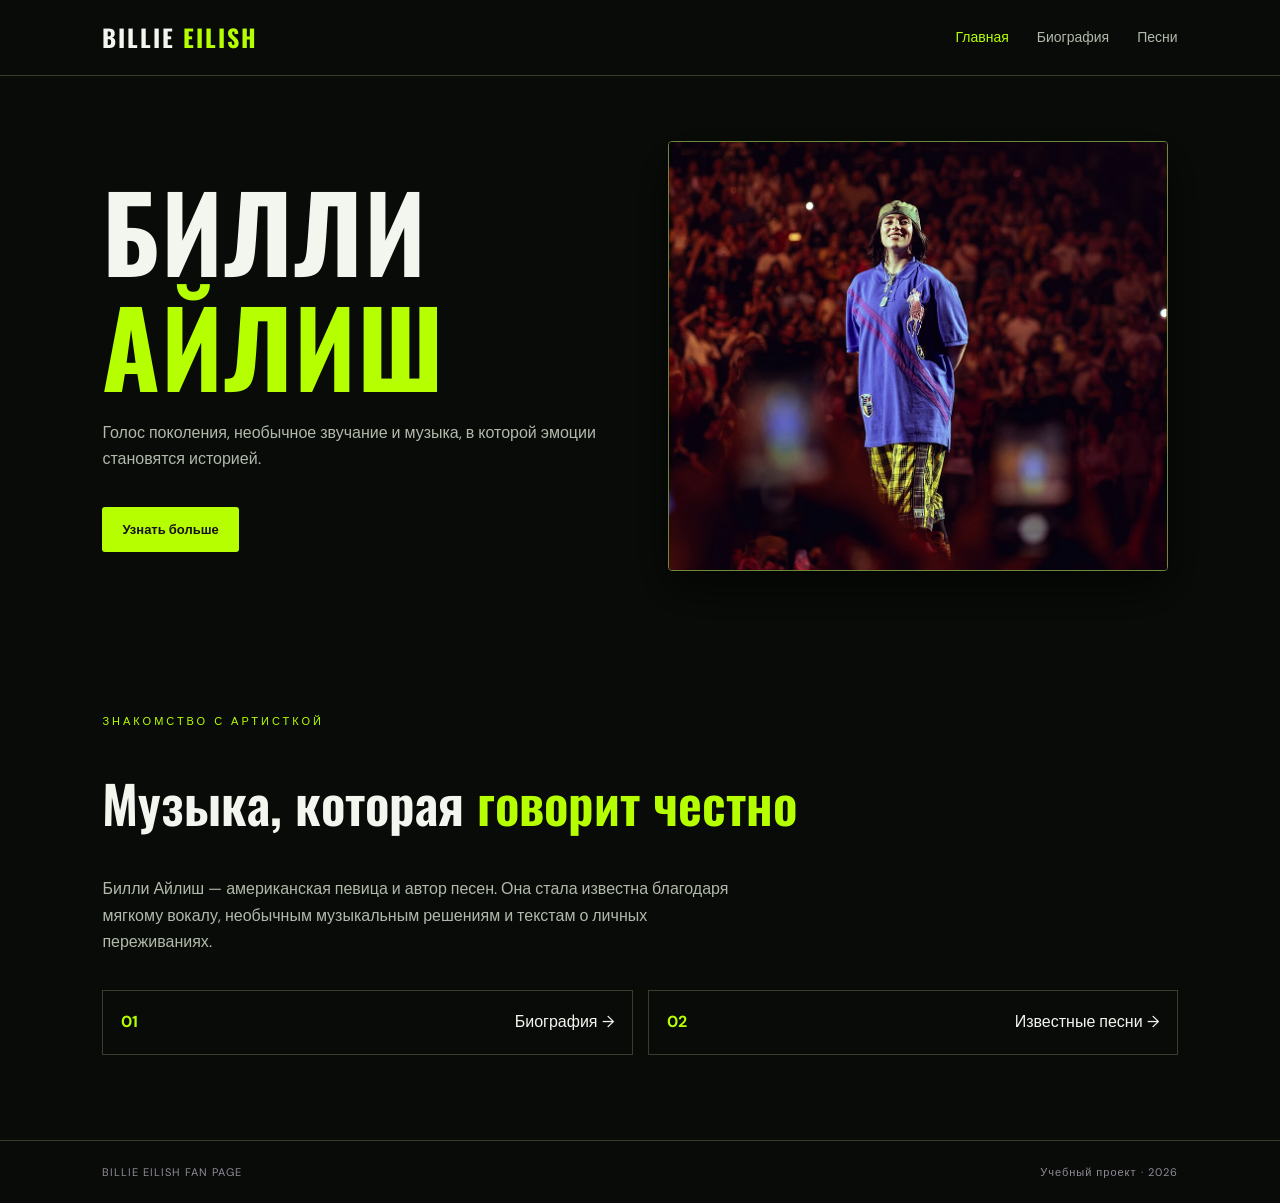
<file: index.html>
<!DOCTYPE html>
<html lang="ru">
<head>
  <meta charset="UTF-8">
  <meta name="viewport" content="width=device-width, initial-scale=1.0">
  <meta name="description" content="Небольшой фан-сайт о Билли Айлиш: знакомство с певицей, её творчеством, музыкальным стилем и известными песнями.">
  <title>Билли Айлиш — музыка и творчество</title>
  <link rel="stylesheet" href="css/style.css">
  <script src="js/script.js" defer></script>
</head>
<body>
    
  <header class="header">
    <a class="logo" href="index.html">BILLIE <span>EILISH</span></a>
    <nav class="nav">
      <a class="current" href="index.html">Главная</a>
      <a href="biography.html">Биография</a>
      <a href="songs.html">Песни</a>
    </nav>
  </header>


  <main>
    
    <section class="hero">
      <div class="hero-text">
        <h1>БИЛЛИ<br><span>АЙЛИШ</span></h1>
        <p class="lead">Голос поколения, необычное звучание и музыка, в которой эмоции становятся историей.</p>
        <a class="button" href="biography.html">Узнать больше</a>
      </div>
      <img class="hero-image hero-photo" src="images/BillieEilishO2140725-39_-_54665577407.jpg" alt="Билли Айлиш выступает на концерте в Лондоне в июле 2025 года">
    </section>

    
    <section class="intro">
      <p class="overline">ЗНАКОМСТВО С АРТИСТКОЙ</p>
      <h2>Музыка, которая <span>говорит честно</span></h2>
      <p>Билли Айлиш — американская певица и автор песен. Она стала известна благодаря мягкому вокалу, необычным музыкальным решениям и текстам о личных переживаниях.</p>
      <div class="quick-links">
        <a href="biography.html"><strong>01</strong><span>Биография →</span></a>
        <a href="songs.html"><strong>02</strong><span>Известные песни →</span></a>
      </div>
    </section>
  </main>

  
  <footer class="footer">
    <span>BILLIE EILISH FAN PAGE</span>
    <span>Учебный проект · 2026</span>
  </footer>
</body>
</html>
</file>
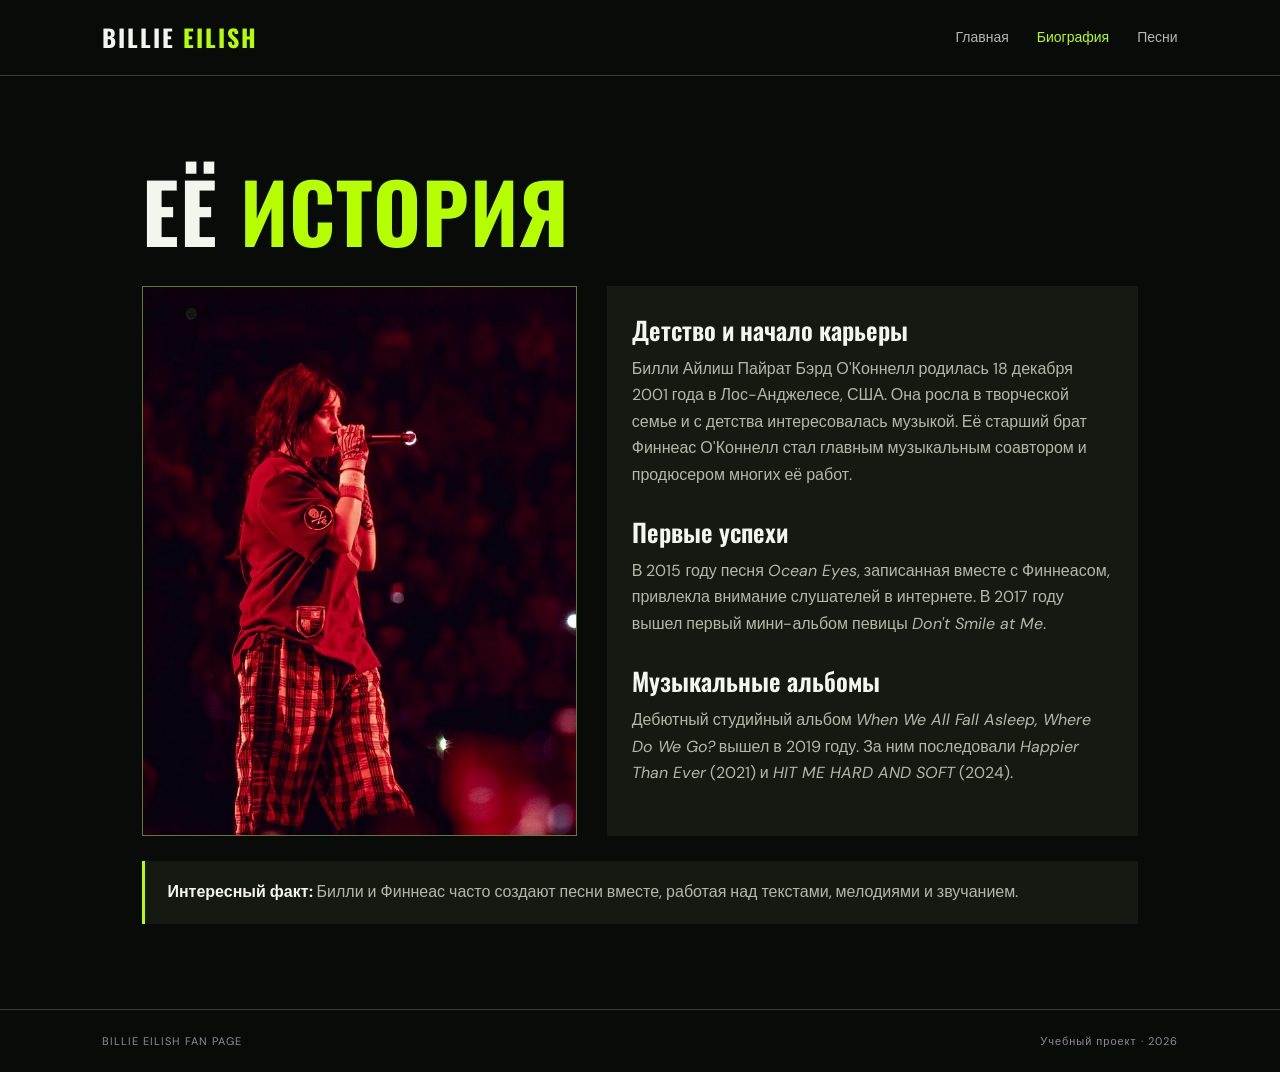
<file: biography.html>
<!DOCTYPE html>
<html lang="ru">
<head>
  <meta charset="UTF-8">
  <meta name="viewport" content="width=device-width, initial-scale=1.0">
  <meta name="description" content="Биография Билли Айлиш: детство в Лос-Анджелесе, начало музыкальной карьеры, сотрудничество с братом FINNEAS и главные этапы творчества.">
  <title>Биография Билли Айлиш — путь к известности</title>
  <link rel="stylesheet" href="css/style.css">
  <script src="js/script.js" defer></script>
</head>
<body>
    
  <header class="header">
    <a class="logo" href="index.html">BILLIE <span>EILISH</span></a>
    <nav class="nav">
      <a href="index.html">Главная</a>
      <a class="current" href="biography.html">Биография</a>
      <a href="songs.html">Песни</a>
    </nav>
  </header>

  
  <main class="page">
    <h1>ЕЁ <span>ИСТОРИЯ</span></h1>
    
    <div class="bio-layout">
      <img class="bio-art bio-photo" src="images/BillieEilishO2140725-51.jpg" alt="Портрет певицы Billie Eilish">

      <article class="text-card">
        <h2>Детство и начало карьеры</h2>
        <p>Билли Айлиш Пайрат Бэрд О'Коннелл родилась 18 декабря 2001 года в Лос-Анджелесе, США. Она росла в творческой семье и с детства интересовалась музыкой. Её старший брат Финнеас О'Коннелл стал главным музыкальным соавтором и продюсером многих её работ.</p>
        <h2>Первые успехи</h2>
        <p>В 2015 году песня <em>Ocean Eyes</em>, записанная вместе с Финнеасом, привлекла внимание слушателей в интернете. В 2017 году вышел первый мини-альбом певицы <em>Don't Smile at Me</em>.</p>
        <h2>Музыкальные альбомы</h2>
        <p>Дебютный студийный альбом <em>When We All Fall Asleep, Where Do We Go?</em> вышел в 2019 году. За ним последовали <em>Happier Than Ever</em> (2021) и <em>HIT ME HARD AND SOFT</em> (2024).</p>
      </article>
    </div>
    
    <div class="note"><strong>Интересный факт:</strong> Билли и Финнеас часто создают песни вместе, работая над текстами, мелодиями и звучанием.</div>
  </main>

  <footer class="footer">
    <span>BILLIE EILISH FAN PAGE</span>
    <span>Учебный проект · 2026</span>
  </footer>
</body>
</html>
</file>
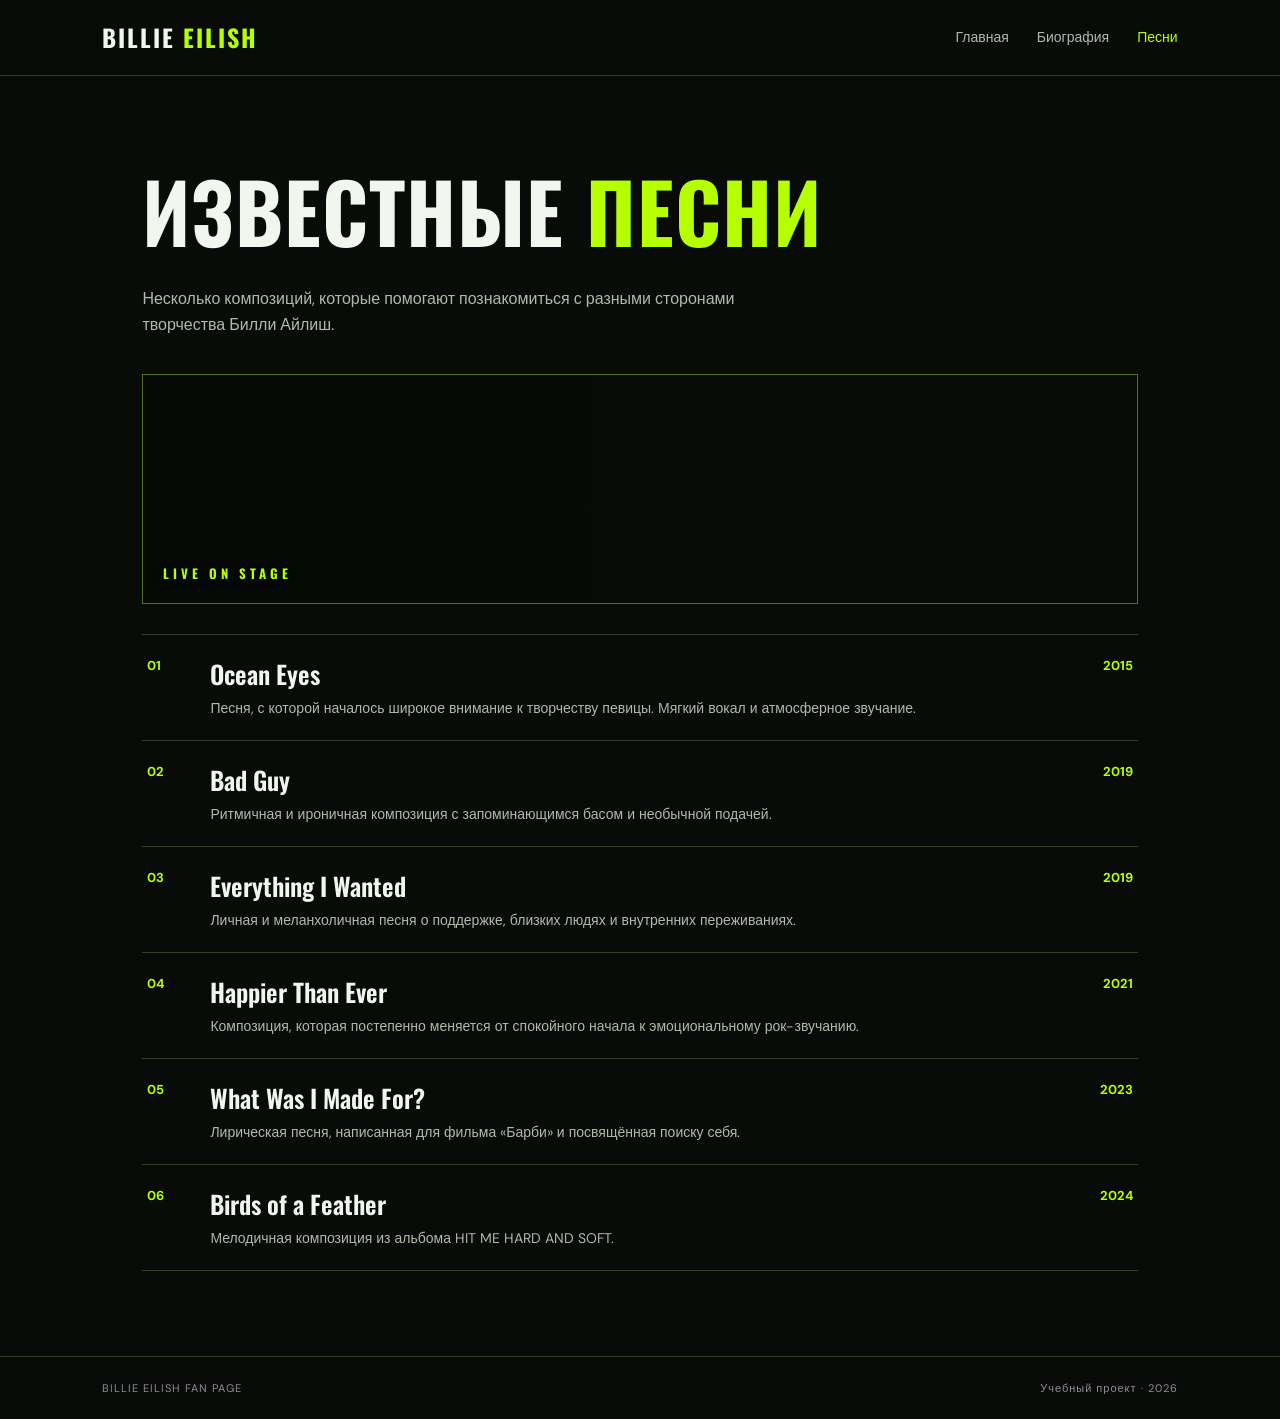
<file: songs.html>
<!DOCTYPE html>
<html lang="ru">
<head>
  <meta charset="UTF-8">
  <meta name="viewport" content="width=device-width, initial-scale=1.0">
  <meta name="description" content="Популярные песни Билли Айлиш: Ocean Eyes, bad guy, everything i wanted, Happier Than Ever, What Was I Made For? и Birds of a Feather.">
  <title>Песни Билли Айлиш — известные композиции</title>
  <link rel="stylesheet" href="css/style.css">
  <script src="js/script.js" defer></script>
</head>
<body>
    
  <header class="header">
    <a class="logo" href="index.html">BILLIE <span>EILISH</span></a>
    <nav class="nav">
      <a href="index.html">Главная</a>
      <a href="biography.html">Биография</a>
      <a class="current" href="songs.html">Песни</a>
    </nav>
  </header>

 
  <main class="page">
    <h1>ИЗВЕСТНЫЕ <span>ПЕСНИ</span></h1>
    <p class="page-lead">Несколько композиций, которые помогают познакомиться с разными сторонами творчества Билли Айлиш.</p>

    
    <div class="song-photo" role="img" aria-label="Билли Айлиш выступает на концерте"><span>LIVE ON STAGE</span></div>    
    <section class="song-list">
      <article class="song">
        <span class="song-number">01</span>
        <div><h2>Ocean Eyes</h2><p>Песня, с которой началось широкое внимание к творчеству певицы. Мягкий вокал и атмосферное звучание.</p></div>
        <span class="year">2015</span>
      </article>
      <article class="song">
        <span class="song-number">02</span>
        <div><h2>Bad Guy</h2><p>Ритмичная и ироничная композиция с запоминающимся басом и необычной подачей.</p></div>
        <span class="year">2019</span>
      </article>
      <article class="song">
        <span class="song-number">03</span>
        <div><h2>Everything I Wanted</h2><p>Личная и меланхоличная песня о поддержке, близких людях и внутренних переживаниях.</p></div>
        <span class="year">2019</span>
      </article>
      <article class="song">
        <span class="song-number">04</span>
        <div><h2>Happier Than Ever</h2><p>Композиция, которая постепенно меняется от спокойного начала к эмоциональному рок-звучанию.</p></div>
        <span class="year">2021</span>
      </article>
      <article class="song">
        <span class="song-number">05</span>
        <div><h2>What Was I Made For?</h2><p>Лирическая песня, написанная для фильма «Барби» и посвящённая поиску себя.</p></div>
        <span class="year">2023</span>
      </article>
      <article class="song">
        <span class="song-number">06</span>
        <div><h2>Birds of a Feather</h2><p>Мелодичная композиция из альбома HIT ME HARD AND SOFT.</p></div>
        <span class="year">2024</span>
      </article>
    </section>

  </main>


  <footer class="footer">
    <span>BILLIE EILISH FAN PAGE</span>
    <span>Учебный проект · 2026</span>
  </footer>
</body>
</html>
</file>
<file: css/style.css>
@import url('https://fonts.googleapis.com/css2?family=DM+Sans:wght@400;500;700;800&family=Oswald:wght@500;600;700&display=swap');


:root {
  --bg: #080b08;
  --panel: #141a12;
  --text: #f3f5ef;
  --muted: #b1b9aa;
  --accent: #b6ff00;
  --line: #34402c;
}

* { box-sizing: border-box; }

body {
  margin: 0;
  background: var(--bg);
  color: var(--text);
  font-family: 'DM Sans', Arial, sans-serif;
  line-height: 1.65;
}
a { color: inherit; text-decoration: none; }

.header {
  min-height: 76px;
  padding: 15px 8%;
  display: flex;
  align-items: center;
  justify-content: space-between;
  border-bottom: 1px solid var(--line);
}

.logo {
  font-family: Oswald, sans-serif;
  font-size: 24px;
  font-weight: 700;
  letter-spacing: 2px;
}
.logo span { color: var(--accent); }
.nav { display: flex; gap: 28px; }
.nav a { color: var(--muted); font-size: 14px; }
.nav a:hover, .nav a.current { color: var(--accent); }


.hero {
  min-height: 530px;
  padding: 65px 8%;
  display: grid;
  grid-template-columns: 1fr 1fr;
  gap: 35px;
  align-items: center;
}

.overline {
  color: var(--accent);
  font-size: 11px;
  font-weight: 30px;
  letter-spacing: 3px;
}

h1 {
  margin: 12px 0 18px;
  font-family: Oswald, sans-serif;
  font-size: clamp(48px, 9vw, 105px);
  line-height: 115px;
  letter-spacing: 1px;
}
h1 span, h2 span { color: var(--accent); }
.lead { max-width: 1100px; color: var(--muted); }

.button {
  display: inline-block;
  margin-top: 18px;
  padding: 12px 20px;
  background: var(--accent);
  color: #17121c;
  border-radius: 3px;
  font-size: 13px;
  font-weight: 800;
}

.hero-image { width: 100%; max-width: 500px; justify-self: center; }

.hero-photo {
  height: 430px;
  object-fit: cover;
  object-position: center 12%;
  border-radius: 4px;
  border: 1px solid #6b8b32;
  box-shadow: 0 18px 45px #0009;
  filter: saturate(.82) contrast(1.08);
}

.intro { padding: 65px 8% 85px; }
.intro h2 { max-width: 1000px; font: 600 clamp(32px, 5vw, 52px)/1.15 Oswald, sans-serif; }
.intro > p:not(.overline) { max-width: 650px; color: var(--muted); }

.quick-links { display: flex; gap: 15px; margin-top: 35px; }
.quick-links a {
  flex: 1;
  padding: 18px;
  border: 1px solid var(--line);
  display: flex;
  justify-content: space-between;
  gap: 10px;
}
.quick-links strong { color: var(--accent); }

.page { width: 100%; max-width: 1200px; margin: 0 auto; padding: 65px 8% 85px; }
.page h1 { font-size: clamp(52px, 8vw, 82px); }
.page-lead { color: var(--muted); max-width: 650px; margin-bottom: 35px; }

.bio-layout { display: grid; grid-template-columns: .9fr 1.1fr; gap: 30px; align-items: stretch; }

.bio-art { width: 100%; height: 100%; min-height: 100%; background: var(--panel); }

.bio-photo {
  min-height: 390px;
  max-height: 700px;
  object-fit: cover;
  object-position: center;
  border: 1px solid #607c2d;
  filter: saturate(.82) contrast(1.08);
}

.text-card { padding: 25px; background: var(--panel); }
.text-card h2 { font: 600 25px Oswald, sans-serif; margin: 0 0 8px; }
.text-card p { color: var(--muted); margin: 0 0 25px; }

.note { margin-top: 25px; padding: 18px 22px; border-left: 3px solid var(--accent); background: var(--panel); color: var(--muted); }
.note strong { color: var(--text); }

.song-photo {
  height: 230px;
  margin: 12px 0 30px;
  padding: 20px;
  display: flex;
  align-items: flex-end;
  background:
    linear-gradient(90deg, rgba(5,8,5,.72), rgba(5,8,5,.12)),
    url("https://thumb.wikimedia.org/wikipedia/commons/thumb/8/82/BillieEilishO2140725-39_-_54665577407.jpg/1280px-BillieEilishO2140725-39_-_54665577407.jpg") center 18% / cover;
  border: 1px solid #526d2b;
}
.song-photo span {
  color: var(--accent);
  font: 700 13px Oswald, sans-serif;
  letter-spacing: 4px;
  text-shadow: 0 2px 8px #000;
}

.song-list { border-top: 1px solid var(--line); }

.song { display: grid; grid-template-columns: 45px 1fr 55px; gap: 18px; padding: 20px 5px; border-bottom: 1px solid var(--line); align-items: start; }
.song-number, .year { color: var(--accent); font-size: 13px; font-weight: 700; }
.song h2 { margin: 0 0 5px; font: 600 25px Oswald, sans-serif; }
.song p { margin: 0; color: var(--muted); font-size: 14px; }
.year { text-align: right; }
.small-note { margin-top: 25px; color: #918b98; font-size: 12px; }

.footer {
  padding: 22px 8%;
  border-top: 1px solid var(--line);
  display: flex;
  justify-content: space-between;
  gap: 15px;
  color: #918b98;
  font-size: 11px;
  letter-spacing: 1px;
}
</file>
